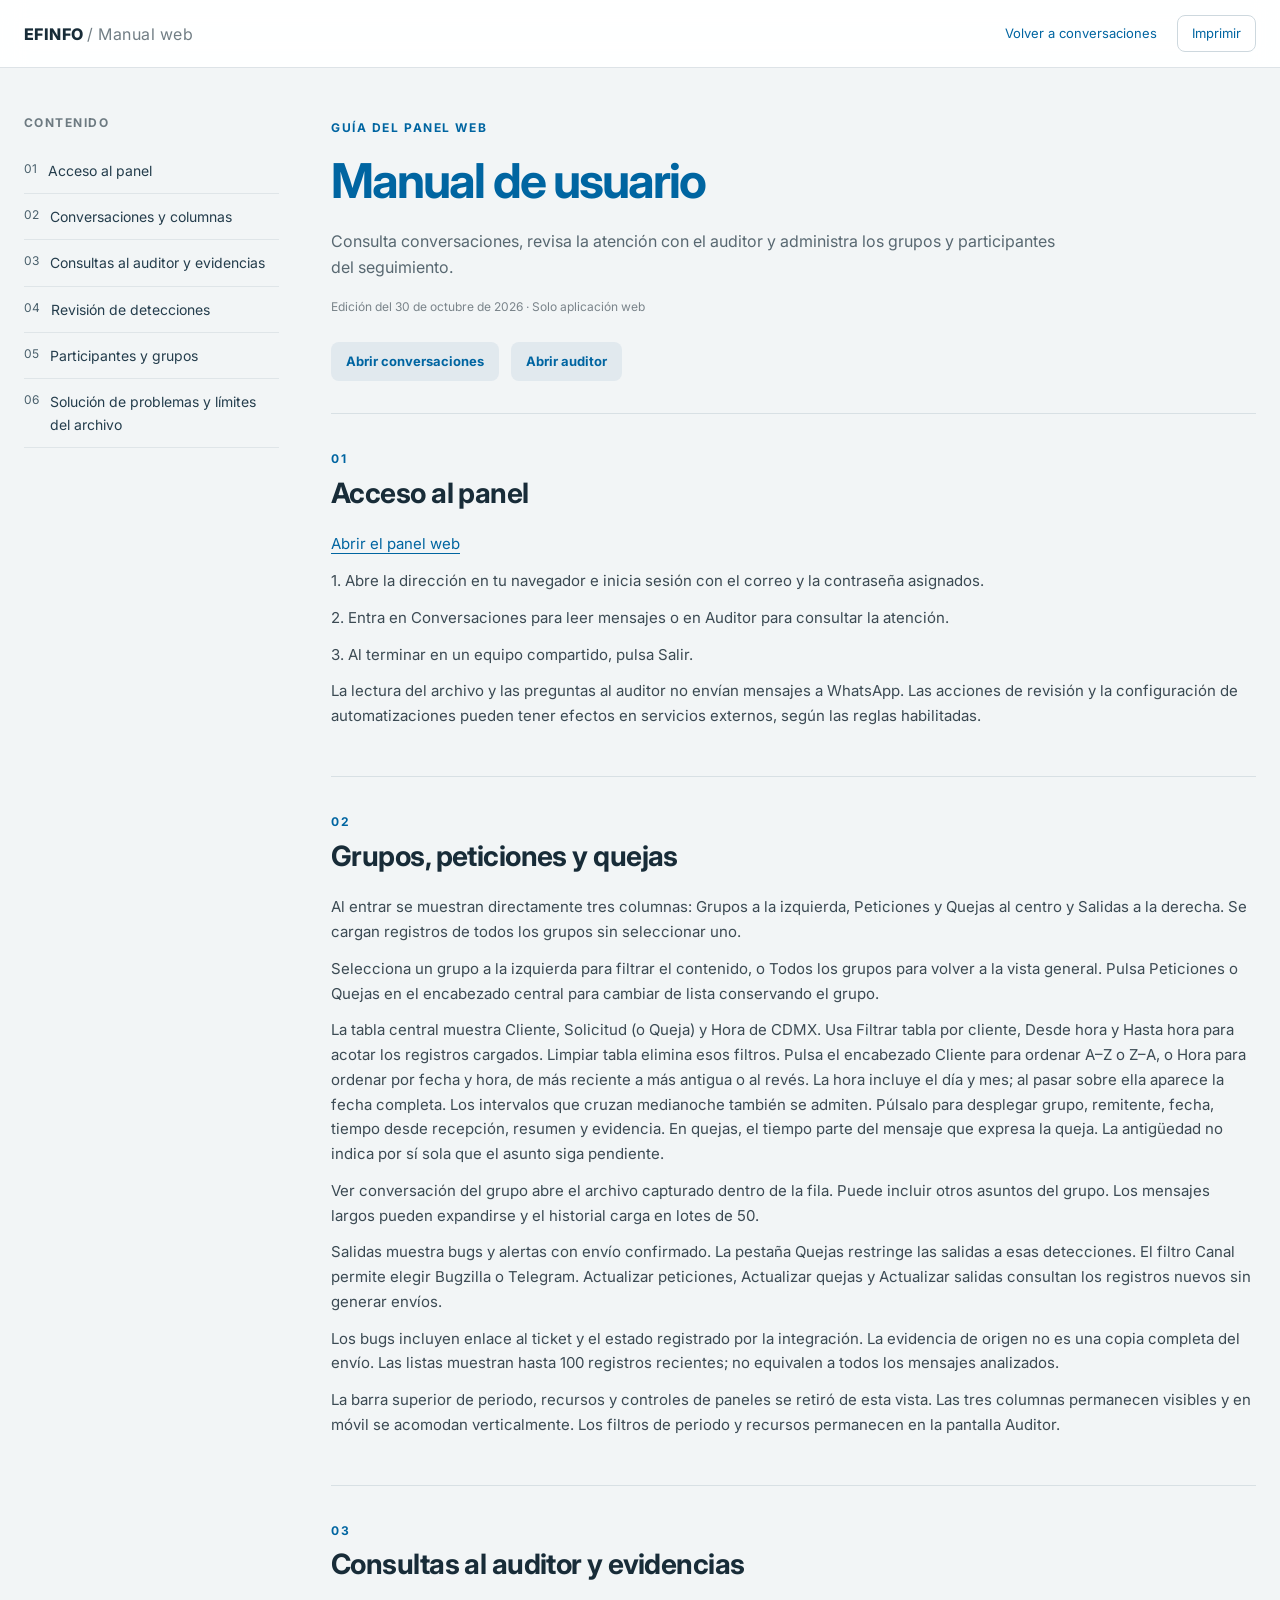
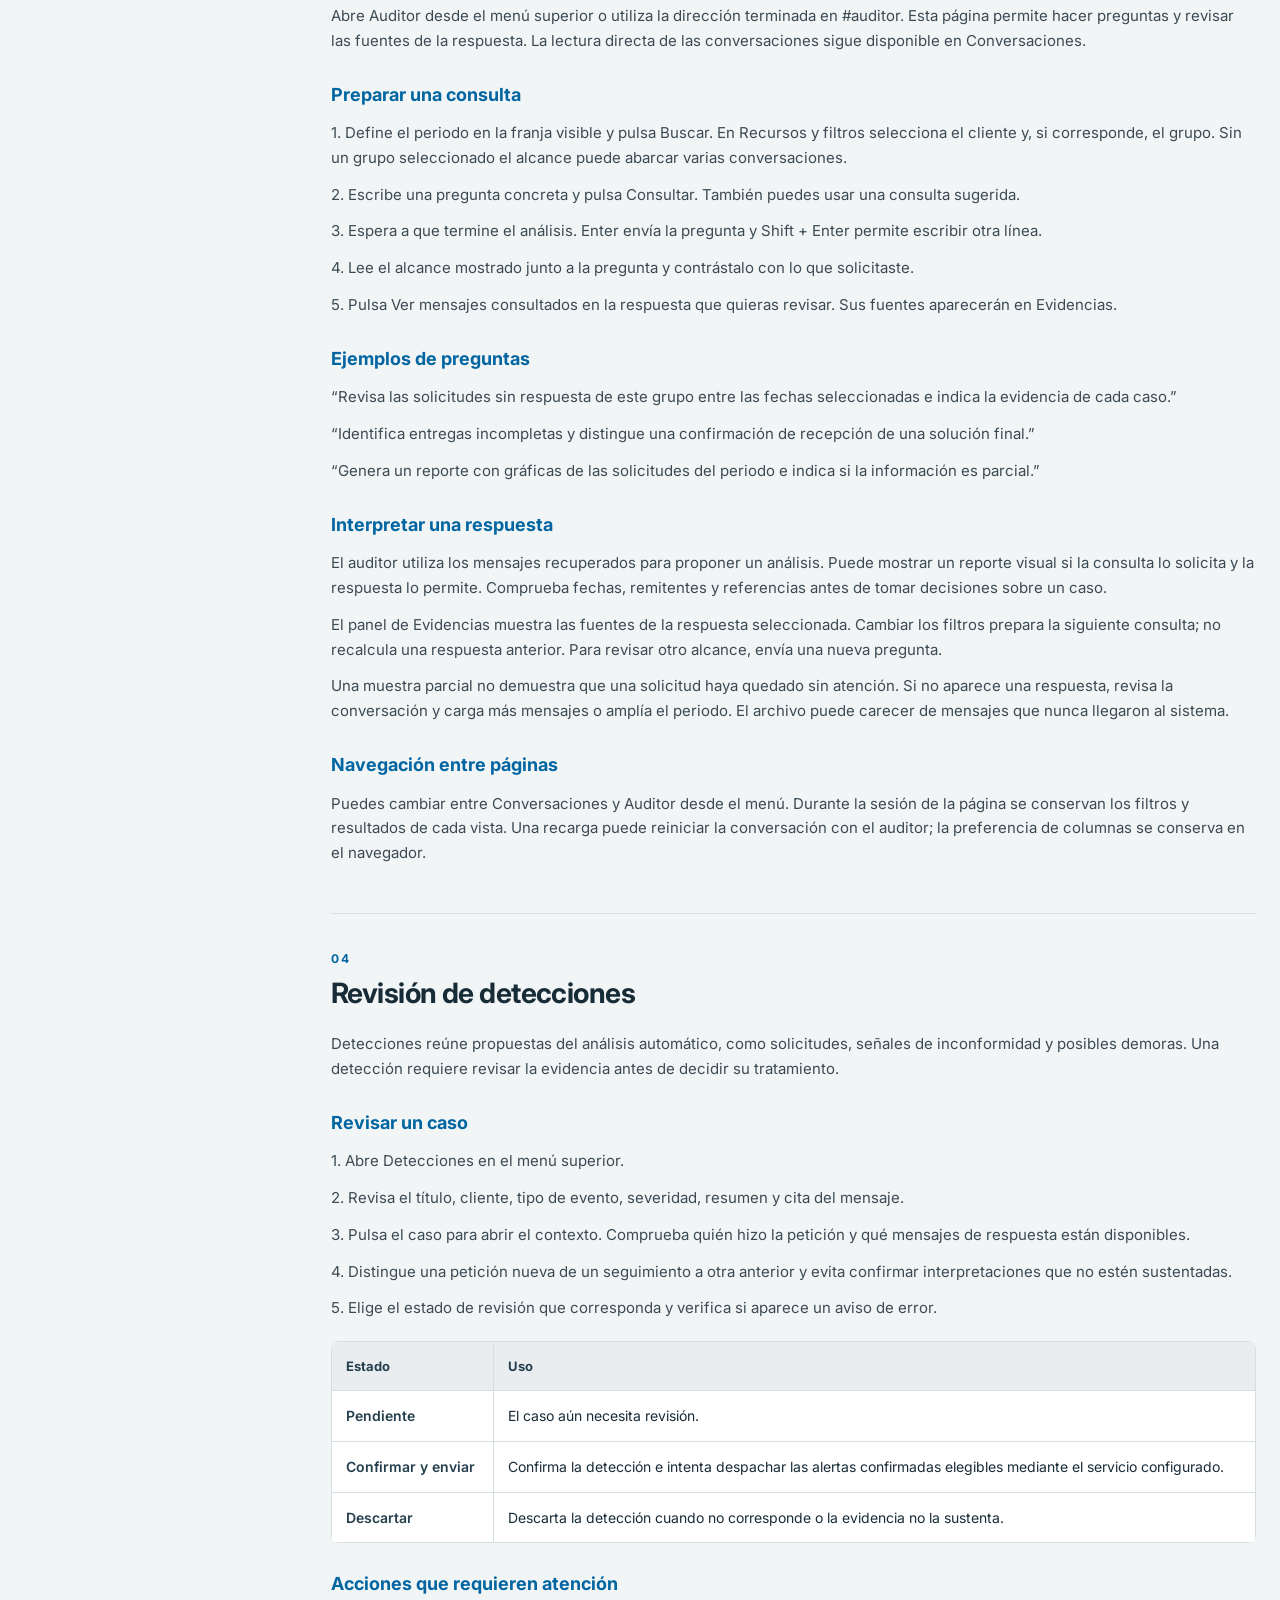
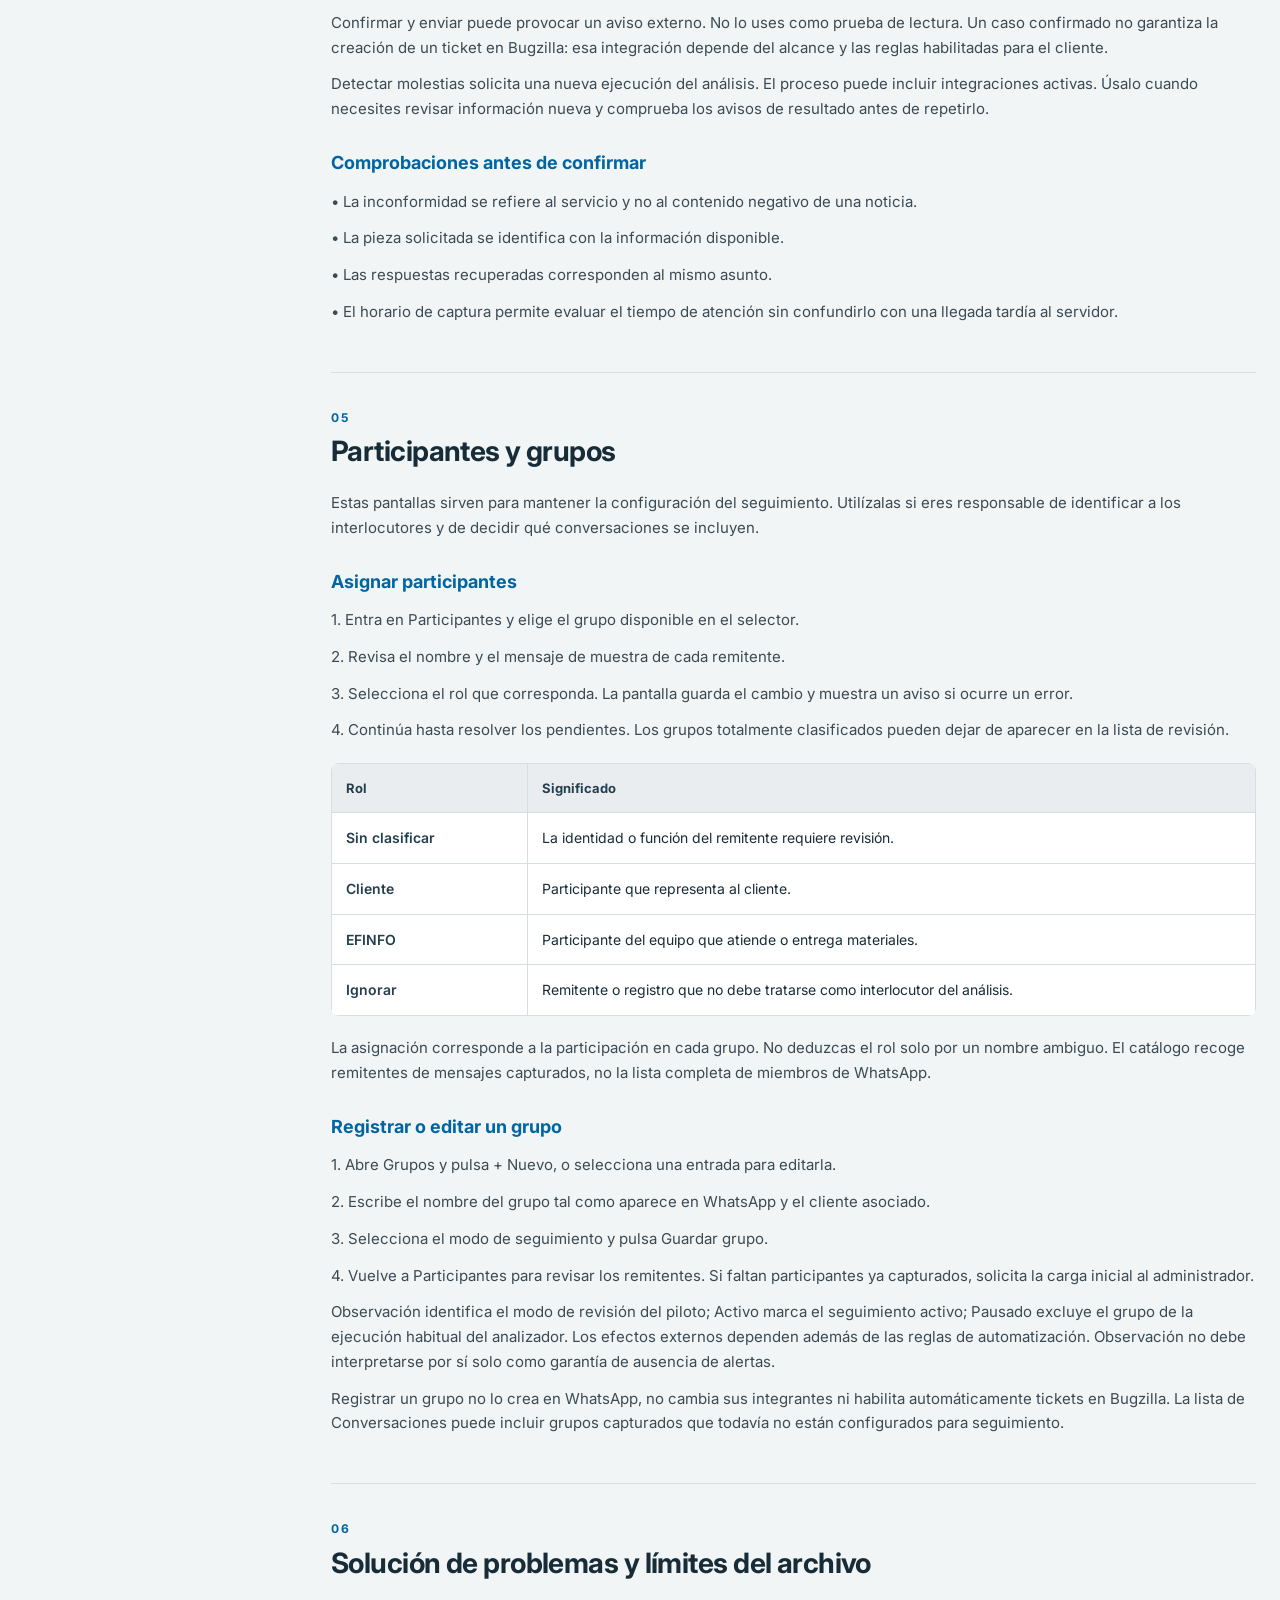
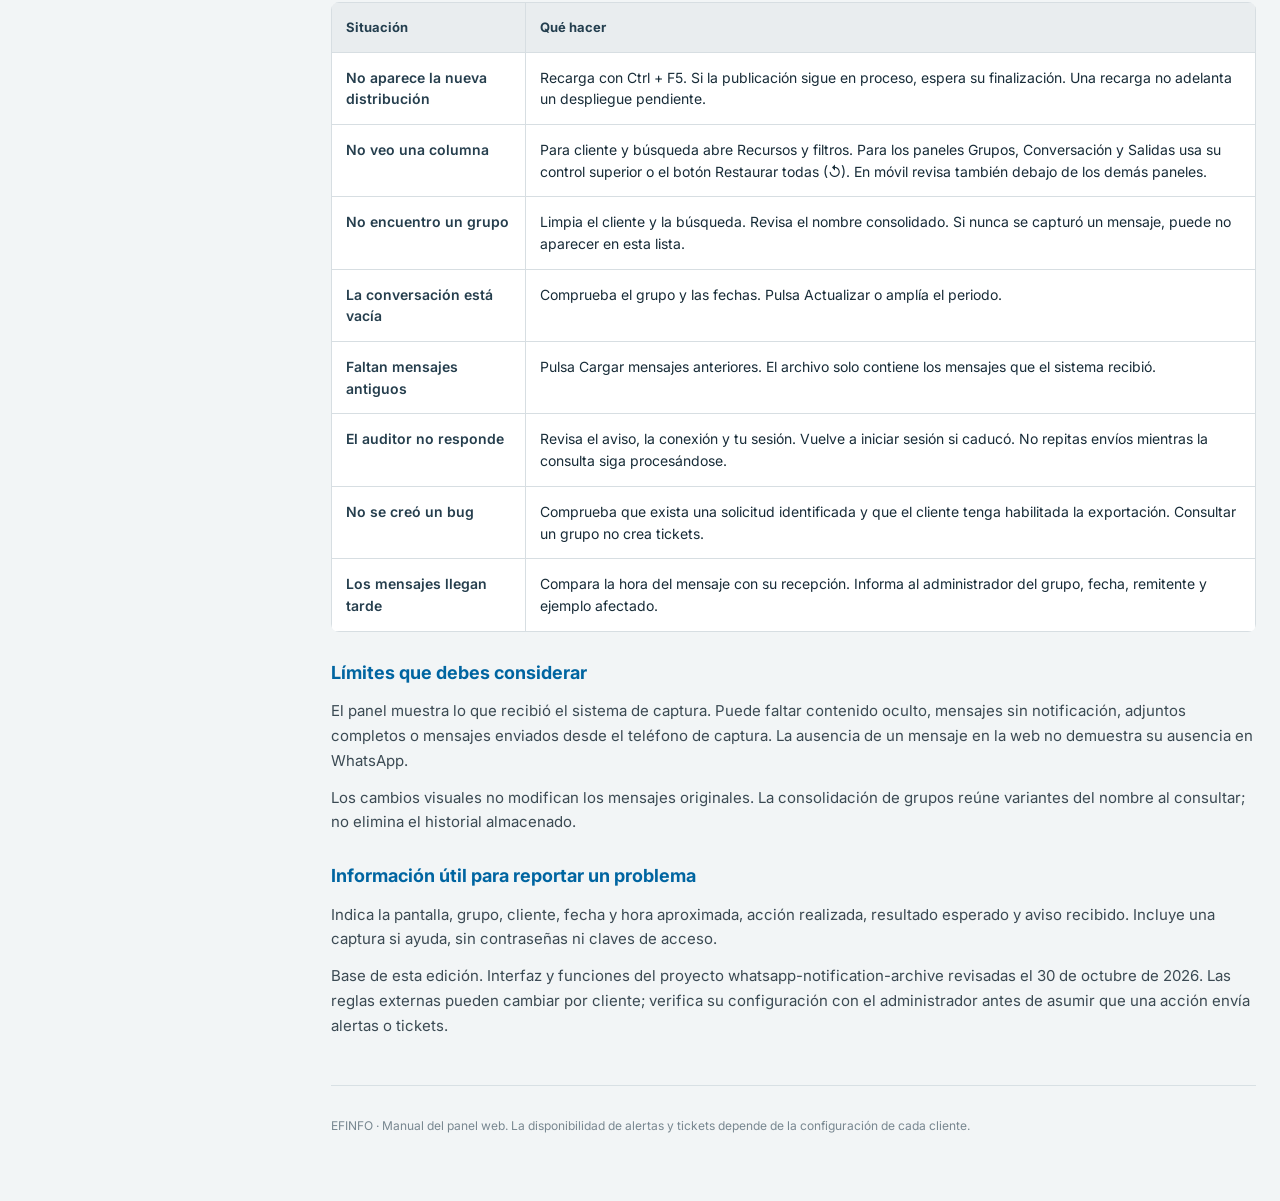
<file: manual.html>
<!doctype html>
<html lang="es"><head><meta charset="utf-8"><meta name="viewport" content="width=device-width,initial-scale=1"><meta name="description" content="Manual de usuario del panel web EFINFO de conversaciones y auditoría de atención."><title>Manual de usuario web · EFINFO</title>
<style>@import url('https://fonts.googleapis.com/css2?family=Inter:wght@400;500;600;700;800&display=swap');
:root{font-family:Inter,Segoe UI,Arial,sans-serif;color:#182c38;background:#f2f5f6;line-height:1.65;scroll-behavior:smooth;scroll-padding-top:90px}*{box-sizing:border-box}body{margin:0}a{color:#0065a1;text-underline-offset:4px}button{font:inherit;cursor:pointer}a:focus-visible,button:focus-visible,summary:focus-visible,[tabindex]:focus-visible{outline:3px solid #0065a1;outline-offset:4px}.skip{position:absolute;left:-9999px}.skip:focus{left:20px;top:12px;background:#fff;z-index:10;padding:10px}.topbar{position:sticky;top:0;z-index:3;background:#ffffffed;backdrop-filter:blur(12px);border-bottom:1px solid #dde3e7;padding:15px max(24px,calc((100vw - 1320px)/2));display:flex;align-items:center;justify-content:space-between;gap:20px}.brand{font-weight:800;letter-spacing:.03em}.topbar a{font-size:13px;text-decoration:none}.topbar div:last-child{display:flex;gap:20px;align-items:center}.print{border:1px solid #cdd8de;background:#fff;color:#0065a1;border-radius:8px;padding:7px 14px;font-size:13px}.layout{max-width:1320px;margin:auto;padding:45px 24px 65px;display:grid;grid-template-columns:255px minmax(0,1fr);gap:52px}.sidebar{position:sticky;top:105px;align-self:start}.sidebar h2{font-size:12px;text-transform:uppercase;letter-spacing:.12em;color:#6d7a81;margin:0 0 15px}.sidebar a{display:flex;gap:11px;padding:11px 0;font-size:12px;text-decoration:none;border-bottom:1px solid #dfe5e8;color:#4a606c}.sidebar a span{font-size:14px;color:#243d4c}.hero{padding-bottom:32px;border-bottom:1px solid #d8e0e4}.eyebrow,.section-index{font-size:12px;font-weight:700;letter-spacing:.13em;text-transform:uppercase;color:#0065a1}.hero h1{font-size:clamp(32px,4vw,48px);line-height:1.13;letter-spacing:-.04em;margin:14px 0 20px;color:#0065a1}.hero p{max-width:740px;color:#586871;font-size:16px}.edition{font-size:12px!important;color:#7a848a!important}.hero-links{display:flex;gap:12px;flex-wrap:wrap;margin-top:25px}.hero-links a{padding:9px 15px;border-radius:8px;background:#e1e9ee;text-decoration:none;font-size:13px;font-weight:700}main{min-width:0}section{padding:35px 0;border-bottom:1px solid #d8e0e4}section h2{font-size:28px;line-height:1.2;letter-spacing:-.02em;margin:0 0 22px}section h3{font-size:18px;margin:26px 0 10px;color:#0065a1}section p{font-size:15px;margin:12px 0;color:#3b4a53}.section-index{margin:0 0 8px!important;color:#0065a1!important}table{width:100%;border-collapse:collapse;font-size:14px;line-height:1.55;background:white}th,td{text-align:left;vertical-align:top;padding:14px;border:1px solid #d7dee2}th{background:#e9edef;color:#243f4f;font-size:13px}td:first-child{min-width:135px;font-weight:600;color:#253e4d}.table-scroll{overflow-x:auto;margin:20px 0;border-radius:8px}.mobile-toc{display:none}footer{margin-top:30px;font-size:12px;color:#788790}@media(max-width:900px){.layout{grid-template-columns:1fr;padding:25px 18px;gap:25px}.sidebar{display:none}.mobile-toc{display:block;background:#fff;border:1px solid #dce2e6;border-radius:10px;padding:12px 16px;margin:22px 0}.mobile-toc summary{font-size:14px;font-weight:700;cursor:pointer}.mobile-toc a{display:block;margin:10px 0;font-size:14px}section{padding:28px 0}.topbar{padding:13px 18px}.topbar div:last-child{gap:12px}.hero h1{font-size:34px}section h2{font-size:24px}th,td{padding:11px}}@media print{body{background:#fff}.topbar,.sidebar,.mobile-toc,.hero-links,.skip{display:none}.layout{display:block;padding:0;max-width:none}.hero h1{font-size:28px}section{break-inside:auto;padding:20px 0}section h2,section h3{break-after:avoid}tr{break-inside:avoid}a{color:#000}section p{font-size:11pt}.table-scroll{overflow:visible}footer{font-size:9pt}}
</style></head><body><a class="skip" href="#contenido">Saltar al contenido</a><header class="topbar"><div class="brand">EFINFO <span style="font-weight:400;color:#717e85"> / Manual web</span></div><div><a href="./#conversaciones">Volver a conversaciones</a><button class="print" onclick="window.print()">Imprimir</button></div></header><div class="layout"><nav class="sidebar" aria-label="Contenido del manual"><h2>Contenido</h2><a href="#acceso">01 <span>Acceso al panel</span></a><a href="#conversaciones">02 <span>Conversaciones y columnas</span></a><a href="#auditor">03 <span>Consultas al auditor y evidencias</span></a><a href="#detecciones">04 <span>Revisión de detecciones</span></a><a href="#administracion">05 <span>Participantes y grupos</span></a><a href="#ayuda">06 <span>Solución de problemas y límites del archivo</span></a></nav><main id="contenido"><header class="hero"><span class="eyebrow">Guía del panel web</span><h1>Manual de usuario</h1><p>Consulta conversaciones, revisa la atención con el auditor y administra los grupos y participantes del seguimiento.</p><p class="edition">Edición del 30 de octubre de 2026 · Solo aplicación web</p><div class="hero-links"><a href="./#conversaciones">Abrir conversaciones</a><a href="./#auditor">Abrir auditor</a></div></header><details class="mobile-toc"><summary>Contenido del manual</summary><a href="#acceso">01 <span>Acceso al panel</span></a><a href="#conversaciones">02 <span>Conversaciones y columnas</span></a><a href="#auditor">03 <span>Consultas al auditor y evidencias</span></a><a href="#detecciones">04 <span>Revisión de detecciones</span></a><a href="#administracion">05 <span>Participantes y grupos</span></a><a href="#ayuda">06 <span>Solución de problemas y límites del archivo</span></a></details><section id="acceso" aria-labelledby="title-acceso"><p class="section-index">01</p><h2 id="title-acceso">Acceso al panel</h2><p><a href="./">Abrir el panel web</a></p><p>1.  Abre la dirección en tu navegador e inicia sesión con el correo y la contraseña asignados.</p><p>2.  Entra en Conversaciones para leer mensajes o en Auditor para consultar la atención.</p><p>3.  Al terminar en un equipo compartido, pulsa Salir.</p><p>La lectura del archivo y las preguntas al auditor no envían mensajes a WhatsApp. Las acciones de revisión y la configuración de automatizaciones pueden tener efectos en servicios externos, según las reglas habilitadas.</p></section><section id="conversaciones" aria-labelledby="title-conversaciones"><p class="section-index">02</p><h2 id="title-conversaciones">Grupos, peticiones y quejas</h2><p>Al entrar se muestran directamente tres columnas: Grupos a la izquierda, Peticiones y Quejas al centro y Salidas a la derecha. Se cargan registros de todos los grupos sin seleccionar uno.</p><p>Selecciona un grupo a la izquierda para filtrar el contenido, o Todos los grupos para volver a la vista general. Pulsa Peticiones o Quejas en el encabezado central para cambiar de lista conservando el grupo.</p><p>La tabla central muestra Cliente, Solicitud (o Queja) y Hora de CDMX. Usa Filtrar tabla por cliente, Desde hora y Hasta hora para acotar los registros cargados. Limpiar tabla elimina esos filtros. Pulsa el encabezado Cliente para ordenar A–Z o Z–A, o Hora para ordenar por fecha y hora, de más reciente a más antigua o al revés. La hora incluye el día y mes; al pasar sobre ella aparece la fecha completa. Los intervalos que cruzan medianoche también se admiten. Púlsalo para desplegar grupo, remitente, fecha, tiempo desde recepción, resumen y evidencia. En quejas, el tiempo parte del mensaje que expresa la queja. La antigüedad no indica por sí sola que el asunto siga pendiente.</p><p>Ver conversación del grupo abre el archivo capturado dentro de la fila. Puede incluir otros asuntos del grupo. Los mensajes largos pueden expandirse y el historial carga en lotes de 50.</p><p>Salidas muestra bugs y alertas con envío confirmado. La pestaña Quejas restringe las salidas a esas detecciones. El filtro Canal permite elegir Bugzilla o Telegram. Actualizar peticiones, Actualizar quejas y Actualizar salidas consultan los registros nuevos sin generar envíos.</p><p>Los bugs incluyen enlace al ticket y el estado registrado por la integración. La evidencia de origen no es una copia completa del envío. Las listas muestran hasta 100 registros recientes; no equivalen a todos los mensajes analizados.</p><p>La barra superior de periodo, recursos y controles de paneles se retiró de esta vista. Las tres columnas permanecen visibles y en móvil se acomodan verticalmente. Los filtros de periodo y recursos permanecen en la pantalla Auditor.</p></section><section id="auditor" aria-labelledby="title-auditor"><p class="section-index">03</p><h2 id="title-auditor">Consultas al auditor y evidencias</h2><p>Abre Auditor desde el menú superior o utiliza la dirección terminada en #auditor. Esta página permite hacer preguntas y revisar las fuentes de la respuesta. La lectura directa de las conversaciones sigue disponible en Conversaciones.</p><h3>Preparar una consulta</h3><p>1.  Define el periodo en la franja visible y pulsa Buscar. En Recursos y filtros selecciona el cliente y, si corresponde, el grupo. Sin un grupo seleccionado el alcance puede abarcar varias conversaciones.</p><p>2.  Escribe una pregunta concreta y pulsa Consultar. También puedes usar una consulta sugerida.</p><p>3.  Espera a que termine el análisis. Enter envía la pregunta y Shift + Enter permite escribir otra línea.</p><p>4.  Lee el alcance mostrado junto a la pregunta y contrástalo con lo que solicitaste.</p><p>5.  Pulsa Ver mensajes consultados en la respuesta que quieras revisar. Sus fuentes aparecerán en Evidencias.</p><h3>Ejemplos de preguntas</h3><p>“Revisa las solicitudes sin respuesta de este grupo entre las fechas seleccionadas e indica la evidencia de cada caso.”</p><p>“Identifica entregas incompletas y distingue una confirmación de recepción de una solución final.”</p><p>“Genera un reporte con gráficas de las solicitudes del periodo e indica si la información es parcial.”</p><h3>Interpretar una respuesta</h3><p>El auditor utiliza los mensajes recuperados para proponer un análisis. Puede mostrar un reporte visual si la consulta lo solicita y la respuesta lo permite. Comprueba fechas, remitentes y referencias antes de tomar decisiones sobre un caso.</p><p>El panel de Evidencias muestra las fuentes de la respuesta seleccionada. Cambiar los filtros prepara la siguiente consulta; no recalcula una respuesta anterior. Para revisar otro alcance, envía una nueva pregunta.</p><p>Una muestra parcial no demuestra que una solicitud haya quedado sin atención. Si no aparece una respuesta, revisa la conversación y carga más mensajes o amplía el periodo. El archivo puede carecer de mensajes que nunca llegaron al sistema.</p><h3>Navegación entre páginas</h3><p>Puedes cambiar entre Conversaciones y Auditor desde el menú. Durante la sesión de la página se conservan los filtros y resultados de cada vista. Una recarga puede reiniciar la conversación con el auditor; la preferencia de columnas se conserva en el navegador.</p></section><section id="detecciones" aria-labelledby="title-detecciones"><p class="section-index">04</p><h2 id="title-detecciones">Revisión de detecciones</h2><p>Detecciones reúne propuestas del análisis automático, como solicitudes, señales de inconformidad y posibles demoras. Una detección requiere revisar la evidencia antes de decidir su tratamiento.</p><h3>Revisar un caso</h3><p>1.  Abre Detecciones en el menú superior.</p><p>2.  Revisa el título, cliente, tipo de evento, severidad, resumen y cita del mensaje.</p><p>3.  Pulsa el caso para abrir el contexto. Comprueba quién hizo la petición y qué mensajes de respuesta están disponibles.</p><p>4.  Distingue una petición nueva de un seguimiento a otra anterior y evita confirmar interpretaciones que no estén sustentadas.</p><p>5.  Elige el estado de revisión que corresponda y verifica si aparece un aviso de error.</p><div class="table-scroll" tabindex="0"><table><thead><tr><th scope="col">Estado</th><th scope="col">Uso</th></tr></thead><tbody><tr><td>Pendiente</td><td>El caso aún necesita revisión.</td></tr><tr><td>Confirmar y enviar</td><td>Confirma la detección e intenta despachar las alertas confirmadas elegibles mediante el servicio configurado.</td></tr><tr><td>Descartar</td><td>Descarta la detección cuando no corresponde o la evidencia no la sustenta.</td></tr></tbody></table></div><h3>Acciones que requieren atención</h3><p>Confirmar y enviar puede provocar un aviso externo. No lo uses como prueba de lectura. Un caso confirmado no garantiza la creación de un ticket en Bugzilla: esa integración depende del alcance y las reglas habilitadas para el cliente.</p><p>Detectar molestias solicita una nueva ejecución del análisis. El proceso puede incluir integraciones activas. Úsalo cuando necesites revisar información nueva y comprueba los avisos de resultado antes de repetirlo.</p><h3>Comprobaciones antes de confirmar</h3><p>• La inconformidad se refiere al servicio y no al contenido negativo de una noticia.</p><p>• La pieza solicitada se identifica con la información disponible.</p><p>• Las respuestas recuperadas corresponden al mismo asunto.</p><p>• El horario de captura permite evaluar el tiempo de atención sin confundirlo con una llegada tardía al servidor.</p></section><section id="administracion" aria-labelledby="title-administracion"><p class="section-index">05</p><h2 id="title-administracion">Participantes y grupos</h2><p>Estas pantallas sirven para mantener la configuración del seguimiento. Utilízalas si eres responsable de identificar a los interlocutores y de decidir qué conversaciones se incluyen.</p><h3>Asignar participantes</h3><p>1.  Entra en Participantes y elige el grupo disponible en el selector.</p><p>2.  Revisa el nombre y el mensaje de muestra de cada remitente.</p><p>3.  Selecciona el rol que corresponda. La pantalla guarda el cambio y muestra un aviso si ocurre un error.</p><p>4.  Continúa hasta resolver los pendientes. Los grupos totalmente clasificados pueden dejar de aparecer en la lista de revisión.</p><div class="table-scroll" tabindex="0"><table><thead><tr><th scope="col">Rol</th><th scope="col">Significado</th></tr></thead><tbody><tr><td>Sin clasificar</td><td>La identidad o función del remitente requiere revisión.</td></tr><tr><td>Cliente</td><td>Participante que representa al cliente.</td></tr><tr><td>EFINFO</td><td>Participante del equipo que atiende o entrega materiales.</td></tr><tr><td>Ignorar</td><td>Remitente o registro que no debe tratarse como interlocutor del análisis.</td></tr></tbody></table></div><p>La asignación corresponde a la participación en cada grupo. No deduzcas el rol solo por un nombre ambiguo. El catálogo recoge remitentes de mensajes capturados, no la lista completa de miembros de WhatsApp.</p><h3>Registrar o editar un grupo</h3><p>1.  Abre Grupos y pulsa + Nuevo, o selecciona una entrada para editarla.</p><p>2.  Escribe el nombre del grupo tal como aparece en WhatsApp y el cliente asociado.</p><p>3.  Selecciona el modo de seguimiento y pulsa Guardar grupo.</p><p>4.  Vuelve a Participantes para revisar los remitentes. Si faltan participantes ya capturados, solicita la carga inicial al administrador.</p><p>Observación identifica el modo de revisión del piloto; Activo marca el seguimiento activo; Pausado excluye el grupo de la ejecución habitual del analizador. Los efectos externos dependen además de las reglas de automatización. Observación no debe interpretarse por sí solo como garantía de ausencia de alertas.</p><p>Registrar un grupo no lo crea en WhatsApp, no cambia sus integrantes ni habilita automáticamente tickets en Bugzilla. La lista de Conversaciones puede incluir grupos capturados que todavía no están configurados para seguimiento.</p></section><section id="ayuda" aria-labelledby="title-ayuda"><p class="section-index">06</p><h2 id="title-ayuda">Solución de problemas y límites del archivo</h2><div class="table-scroll" tabindex="0"><table><thead><tr><th scope="col">Situación</th><th scope="col">Qué hacer</th></tr></thead><tbody><tr><td>No aparece la nueva distribución</td><td>Recarga con Ctrl + F5. Si la publicación sigue en proceso, espera su finalización. Una recarga no adelanta un despliegue pendiente.</td></tr><tr><td>No veo una columna</td><td>Para cliente y búsqueda abre Recursos y filtros. Para los paneles Grupos, Conversación y Salidas usa su control superior o el botón Restaurar todas (↺). En móvil revisa también debajo de los demás paneles.</td></tr><tr><td>No encuentro un grupo</td><td>Limpia el cliente y la búsqueda. Revisa el nombre consolidado. Si nunca se capturó un mensaje, puede no aparecer en esta lista.</td></tr><tr><td>La conversación está vacía</td><td>Comprueba el grupo y las fechas. Pulsa Actualizar o amplía el periodo.</td></tr><tr><td>Faltan mensajes antiguos</td><td>Pulsa Cargar mensajes anteriores. El archivo solo contiene los mensajes que el sistema recibió.</td></tr><tr><td>El auditor no responde</td><td>Revisa el aviso, la conexión y tu sesión. Vuelve a iniciar sesión si caducó. No repitas envíos mientras la consulta siga procesándose.</td></tr><tr><td>No se creó un bug</td><td>Comprueba que exista una solicitud identificada y que el cliente tenga habilitada la exportación. Consultar un grupo no crea tickets.</td></tr><tr><td>Los mensajes llegan tarde</td><td>Compara la hora del mensaje con su recepción. Informa al administrador del grupo, fecha, remitente y ejemplo afectado.</td></tr></tbody></table></div><h3>Límites que debes considerar</h3><p>El panel muestra lo que recibió el sistema de captura. Puede faltar contenido oculto, mensajes sin notificación, adjuntos completos o mensajes enviados desde el teléfono de captura. La ausencia de un mensaje en la web no demuestra su ausencia en WhatsApp.</p><p>Los cambios visuales no modifican los mensajes originales. La consolidación de grupos reúne variantes del nombre al consultar; no elimina el historial almacenado.</p><h3>Información útil para reportar un problema</h3><p>Indica la pantalla, grupo, cliente, fecha y hora aproximada, acción realizada, resultado esperado y aviso recibido. Incluye una captura si ayuda, sin contraseñas ni claves de acceso.</p><p>Base de esta edición. Interfaz y funciones del proyecto whatsapp-notification-archive revisadas el 30 de octubre de 2026. Las reglas externas pueden cambiar por cliente; verifica su configuración con el administrador antes de asumir que una acción envía alertas o tickets.</p></section><footer>EFINFO · Manual del panel web. La disponibilidad de alertas y tickets depende de la configuración de cada cliente.</footer></main></div></body></html>
</file>
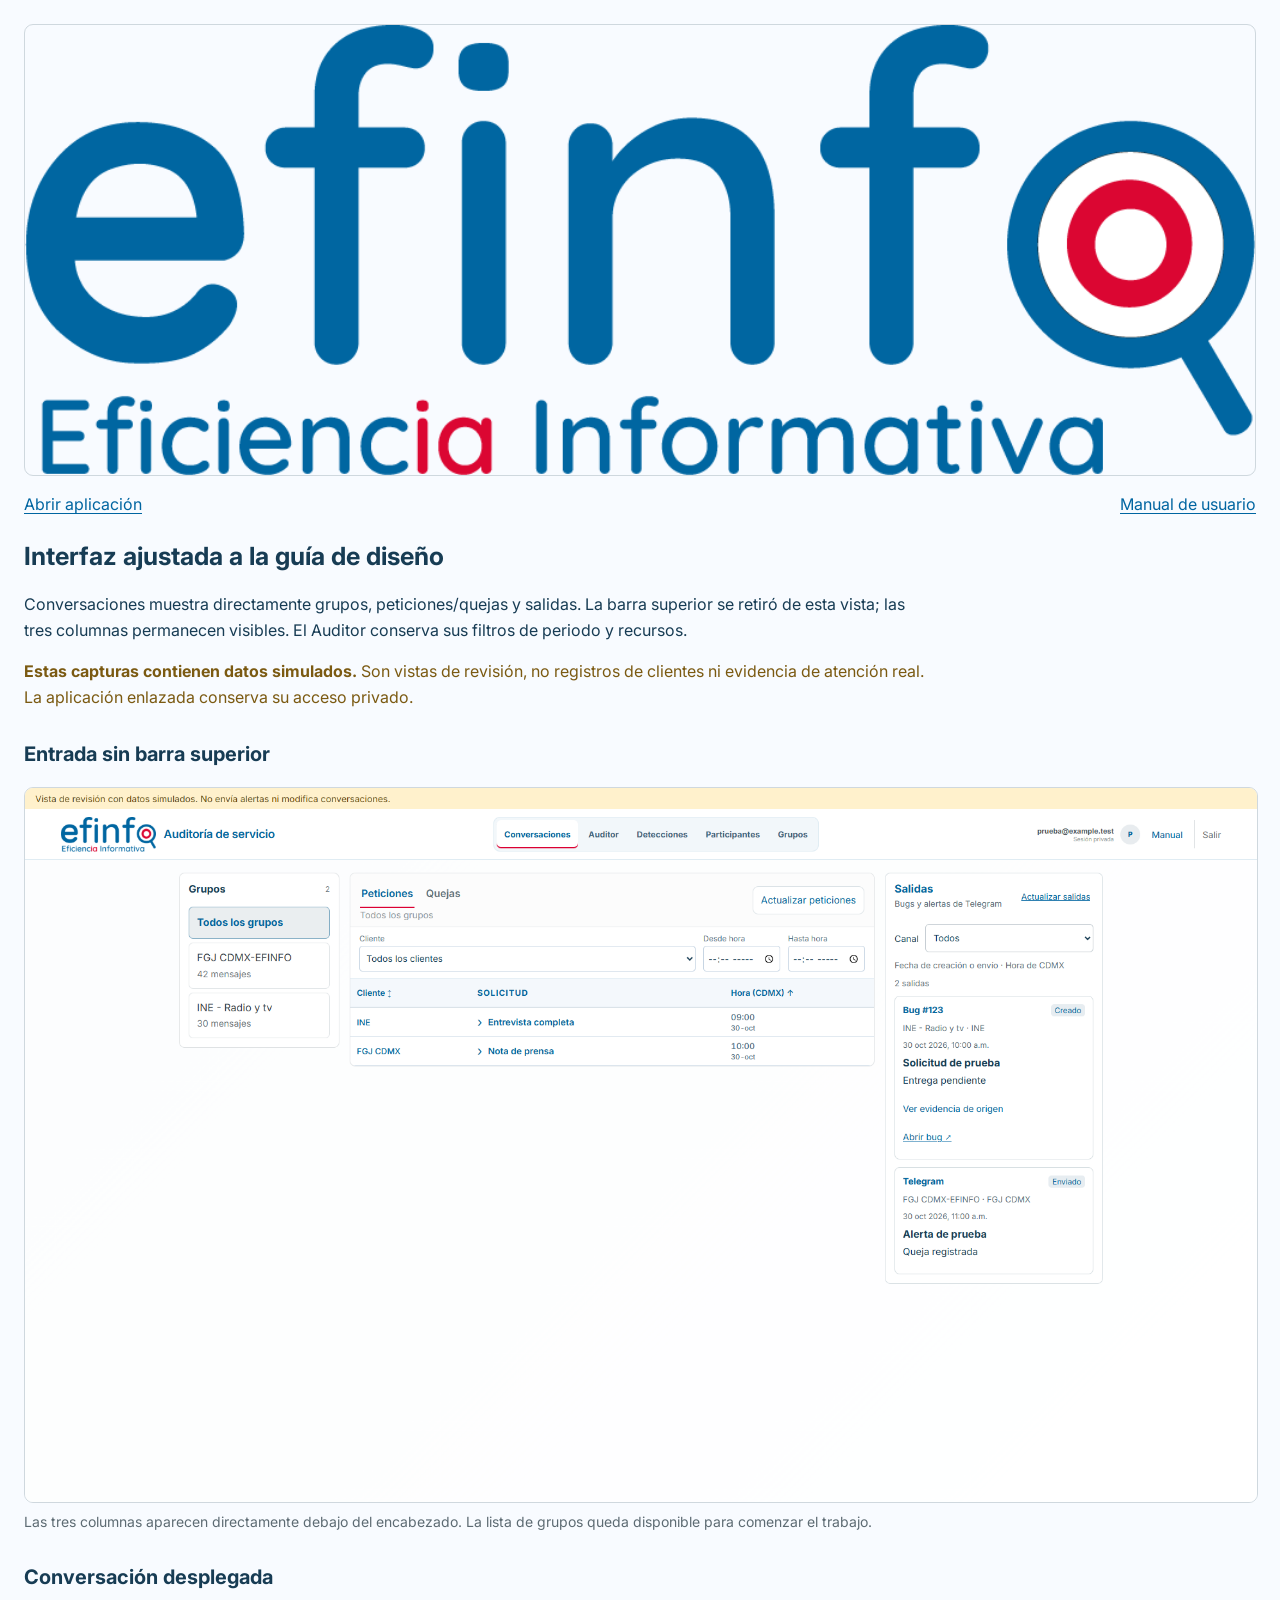
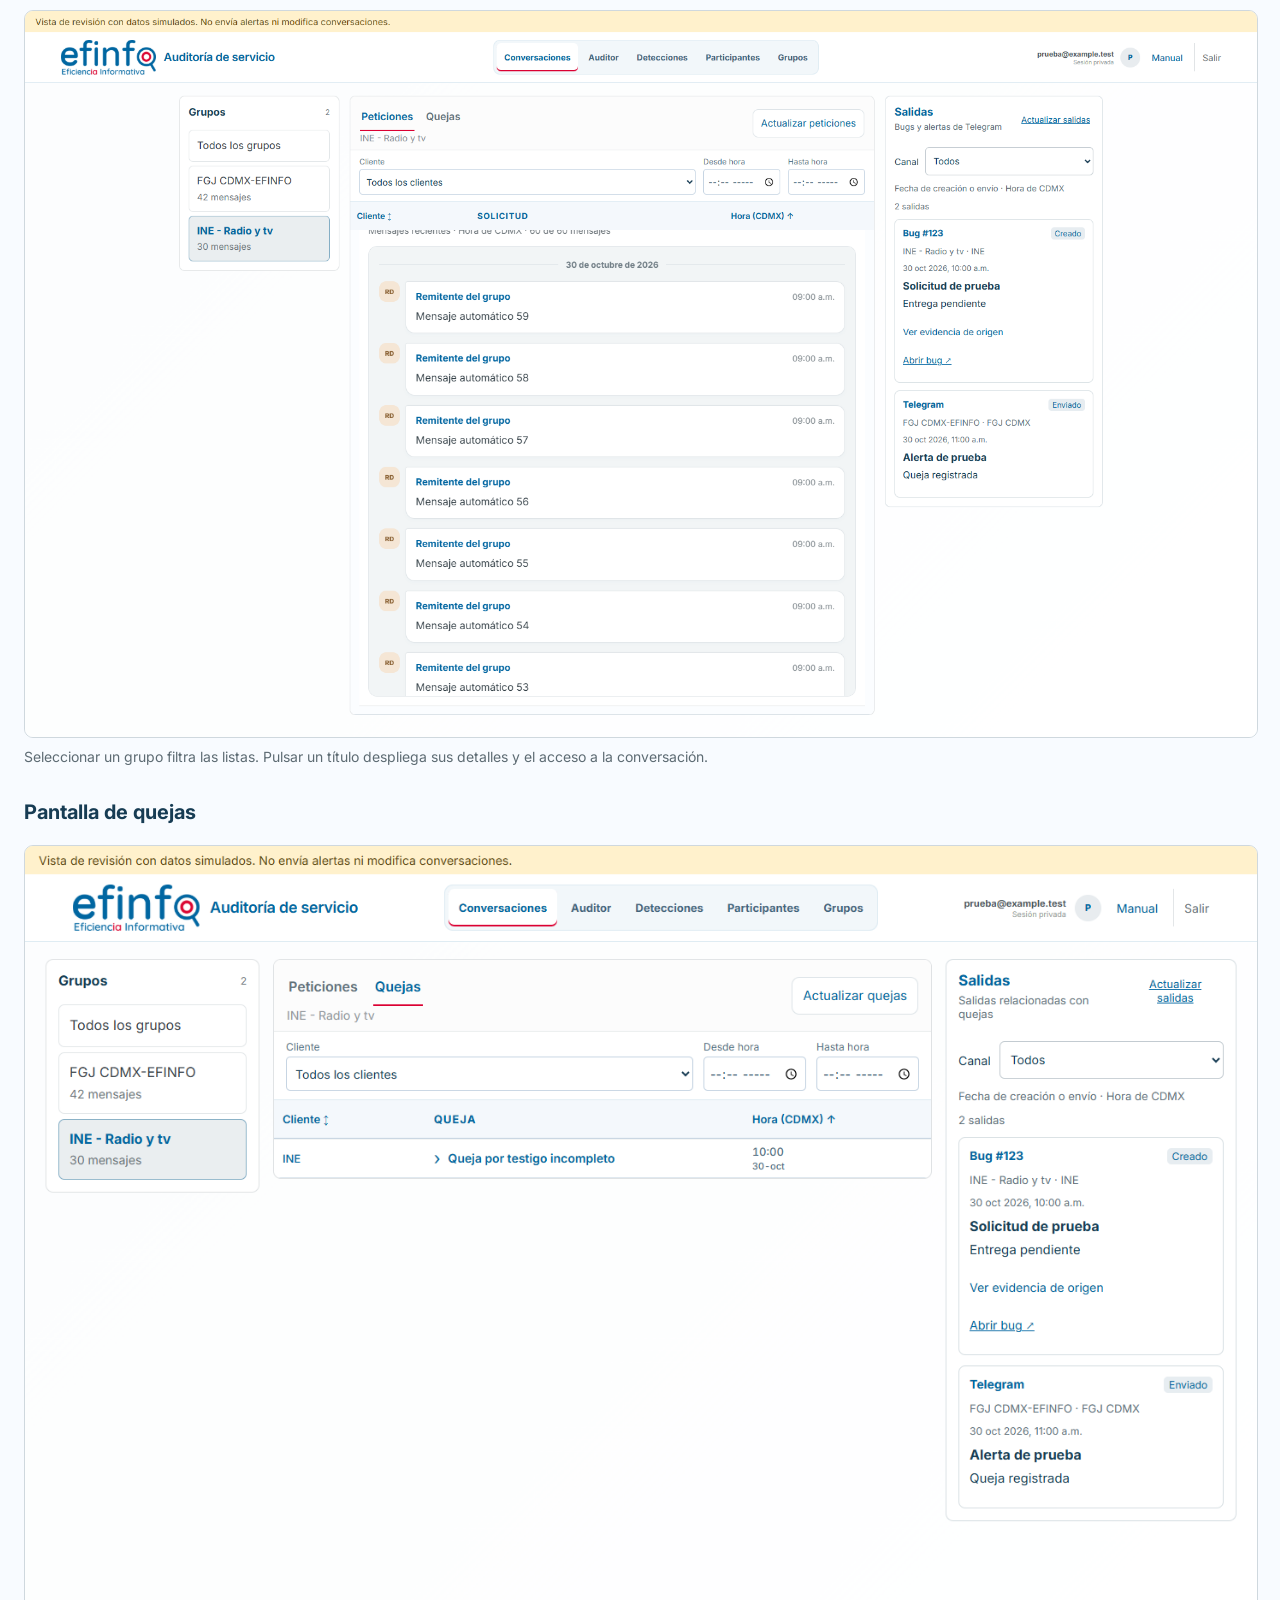
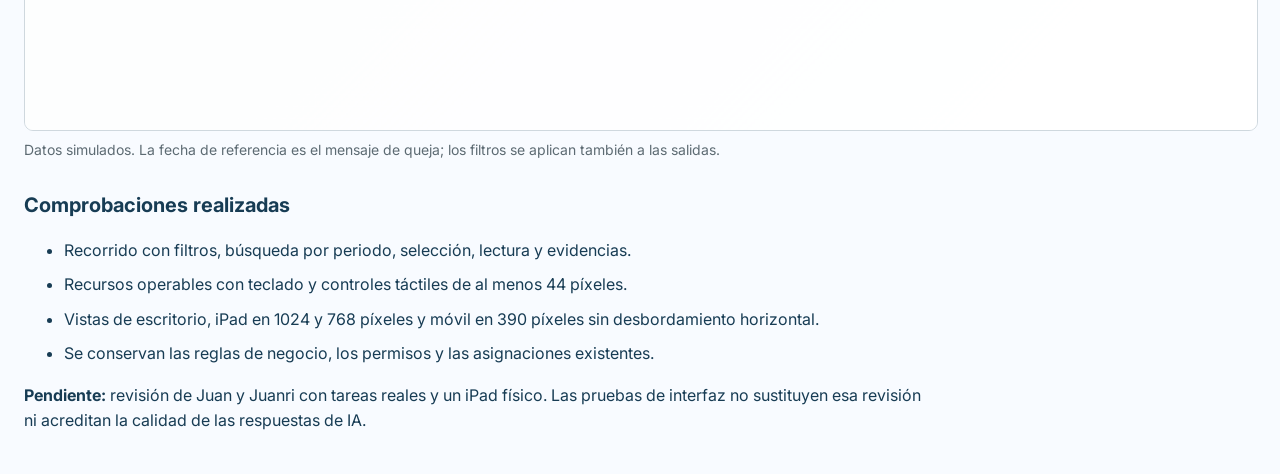
<file: revision-diseno.html>
<!doctype html><html lang="es"><head><meta charset="utf-8"><meta name="viewport" content="width=device-width,initial-scale=1"><title>Revisión de interfaz EFINFO</title><style>@import url('https://fonts.googleapis.com/css2?family=Inter:wght@400;500;600;700;800&display=swap');body{margin:0;background:#f8fbff;color:#173c54;font:16px/1.6 Inter,system-ui,sans-serif}main{max-width:1260px;margin:auto;padding:24px}header{display:flex;align-items:center;justify-content:space-between;gap:16px;flex-wrap:wrap}h1{font-size:25px;margin:18px 0 8px}h2{font-size:20px}p{max-width:900px}a{color:#0065a1;text-underline-offset:3px}figure{margin:28px 0}img{display:block;width:100%;height:auto;border:1px solid #cfd8de;border-radius:9px}figcaption{font-size:14px;color:#5d6b73;margin-top:8px}li{margin:9px 0}.note{color:#7b5a12}a:focus-visible{outline:3px solid #0065a1;outline-offset:4px}@media(max-width:700px){main{padding:16px}}</style></head><body><main><header><img src="brand/logo-efinfo.png" alt="EFINFO · Eficiencia Informativa" width="148" style="height:auto" /><a href="./#conversaciones">Abrir aplicación</a><a href="manual.html">Manual de usuario</a></header><h1>Interfaz ajustada a la guía de diseño</h1><p>Conversaciones muestra directamente grupos, peticiones/quejas y salidas. La barra superior se retiró de esta vista; las tres columnas permanecen visibles. El Auditor conserva sus filtros de periodo y recursos.</p><p class="note"><strong>Estas capturas contienen datos simulados.</strong> Son vistas de revisión, no registros de clientes ni evidencia de atención real. La aplicación enlazada conserva su acceso privado.</p><figure><h2>Entrada sin barra superior</h2><img src="review/entrada-recursos-cerrados.png" alt="Pantalla compacta con periodo visible, recursos cerrados y áreas de grupos y conversación"><figcaption>Las tres columnas aparecen directamente debajo del encabezado. La lista de grupos queda disponible para comenzar el trabajo.</figcaption></figure><figure><h2>Conversación desplegada</h2><img src="review/recursos-abiertos-conversacion.png" alt="Filtros desplegados con cliente y búsqueda de grupo, periodo aplicado y conversación seleccionada"><figcaption>Seleccionar un grupo filtra las listas. Pulsar un título despliega sus detalles y el acceso a la conversación.</figcaption></figure><figure><h2>Pantalla de quejas</h2><img src="review/quejas-1440.png" alt="Pantalla de quejas con grupos, filas compactas, antigüedad y salidas relacionadas"><figcaption>Datos simulados. La fecha de referencia es el mensaje de queja; los filtros se aplican también a las salidas.</figcaption></figure><h2>Comprobaciones realizadas</h2><ul><li>Recorrido con filtros, búsqueda por periodo, selección, lectura y evidencias.</li><li>Recursos operables con teclado y controles táctiles de al menos 44 píxeles.</li><li>Vistas de escritorio, iPad en 1024 y 768 píxeles y móvil en 390 píxeles sin desbordamiento horizontal.</li><li>Se conservan las reglas de negocio, los permisos y las asignaciones existentes.</li></ul><p><strong>Pendiente:</strong> revisión de Juan y Juanri con tareas reales y un iPad físico. Las pruebas de interfaz no sustituyen esa revisión ni acreditan la calidad de las respuestas de IA.</p></main></body></html>
</file>
